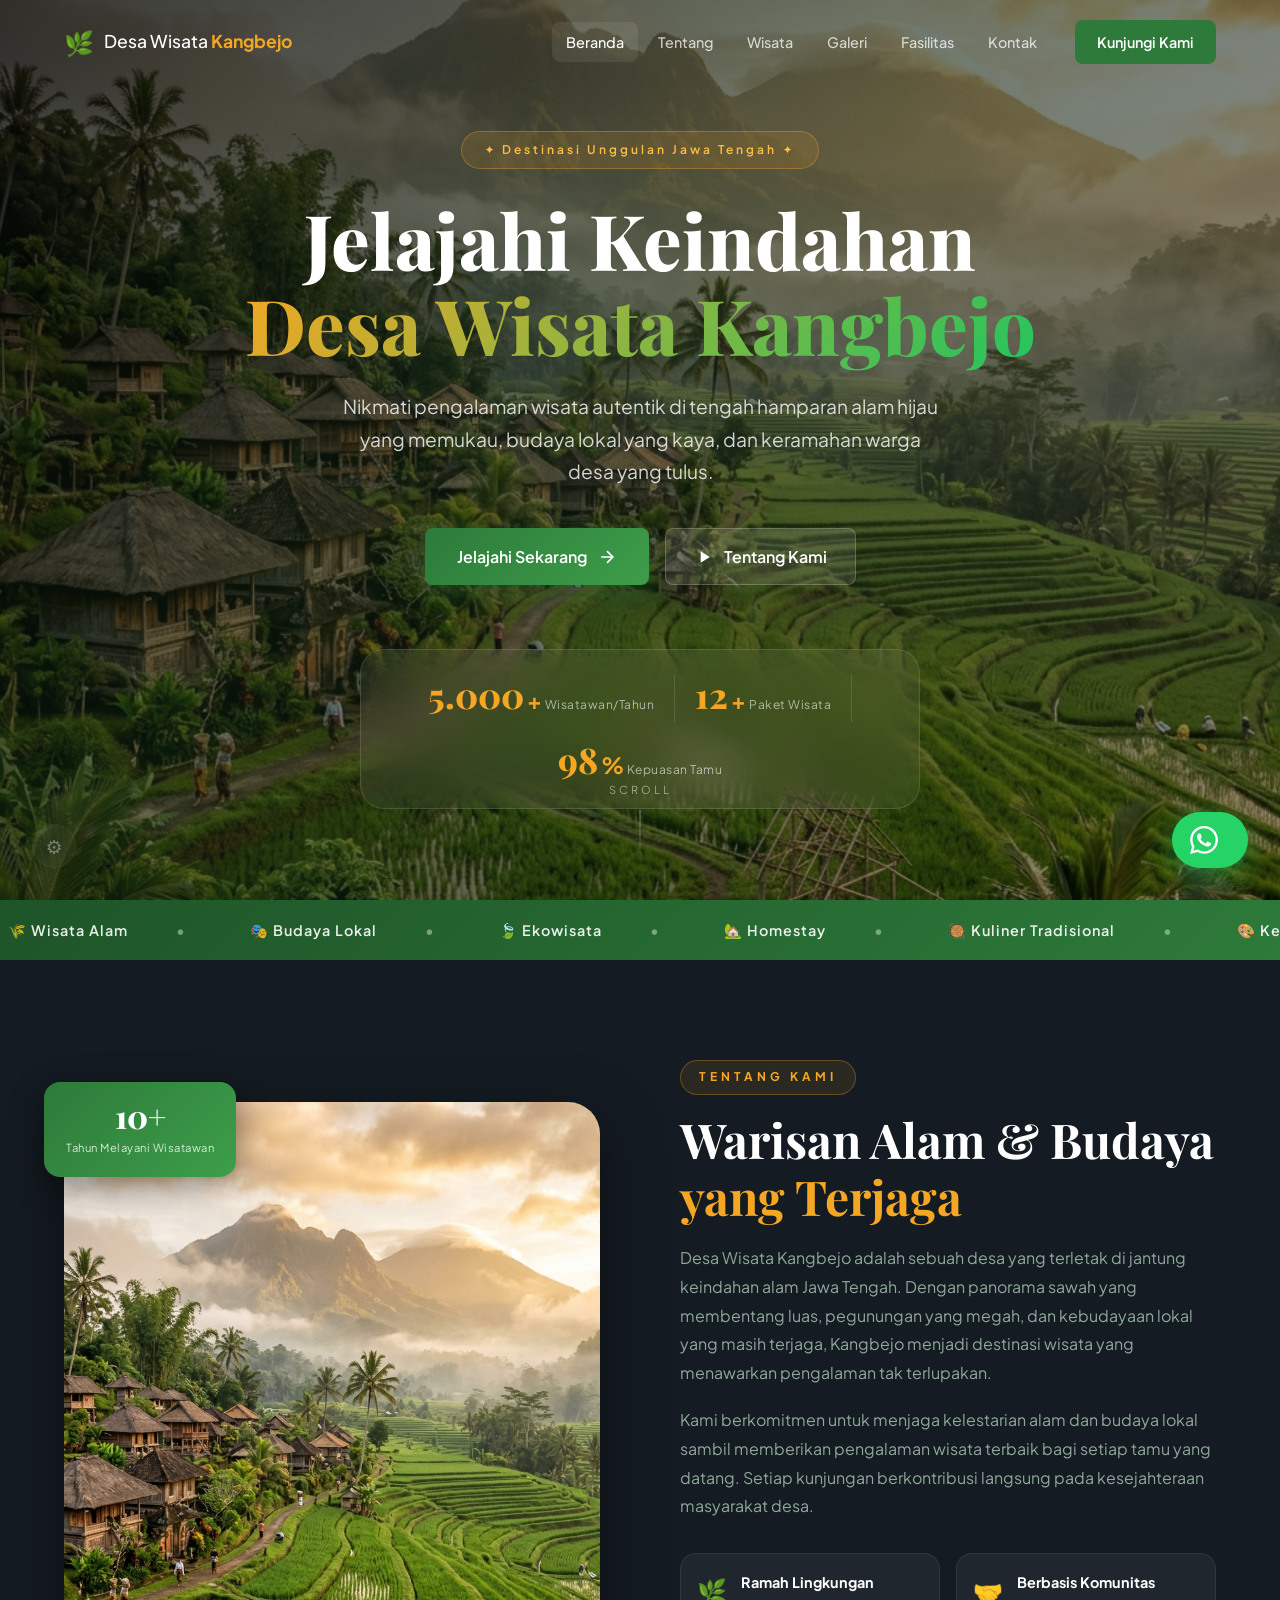
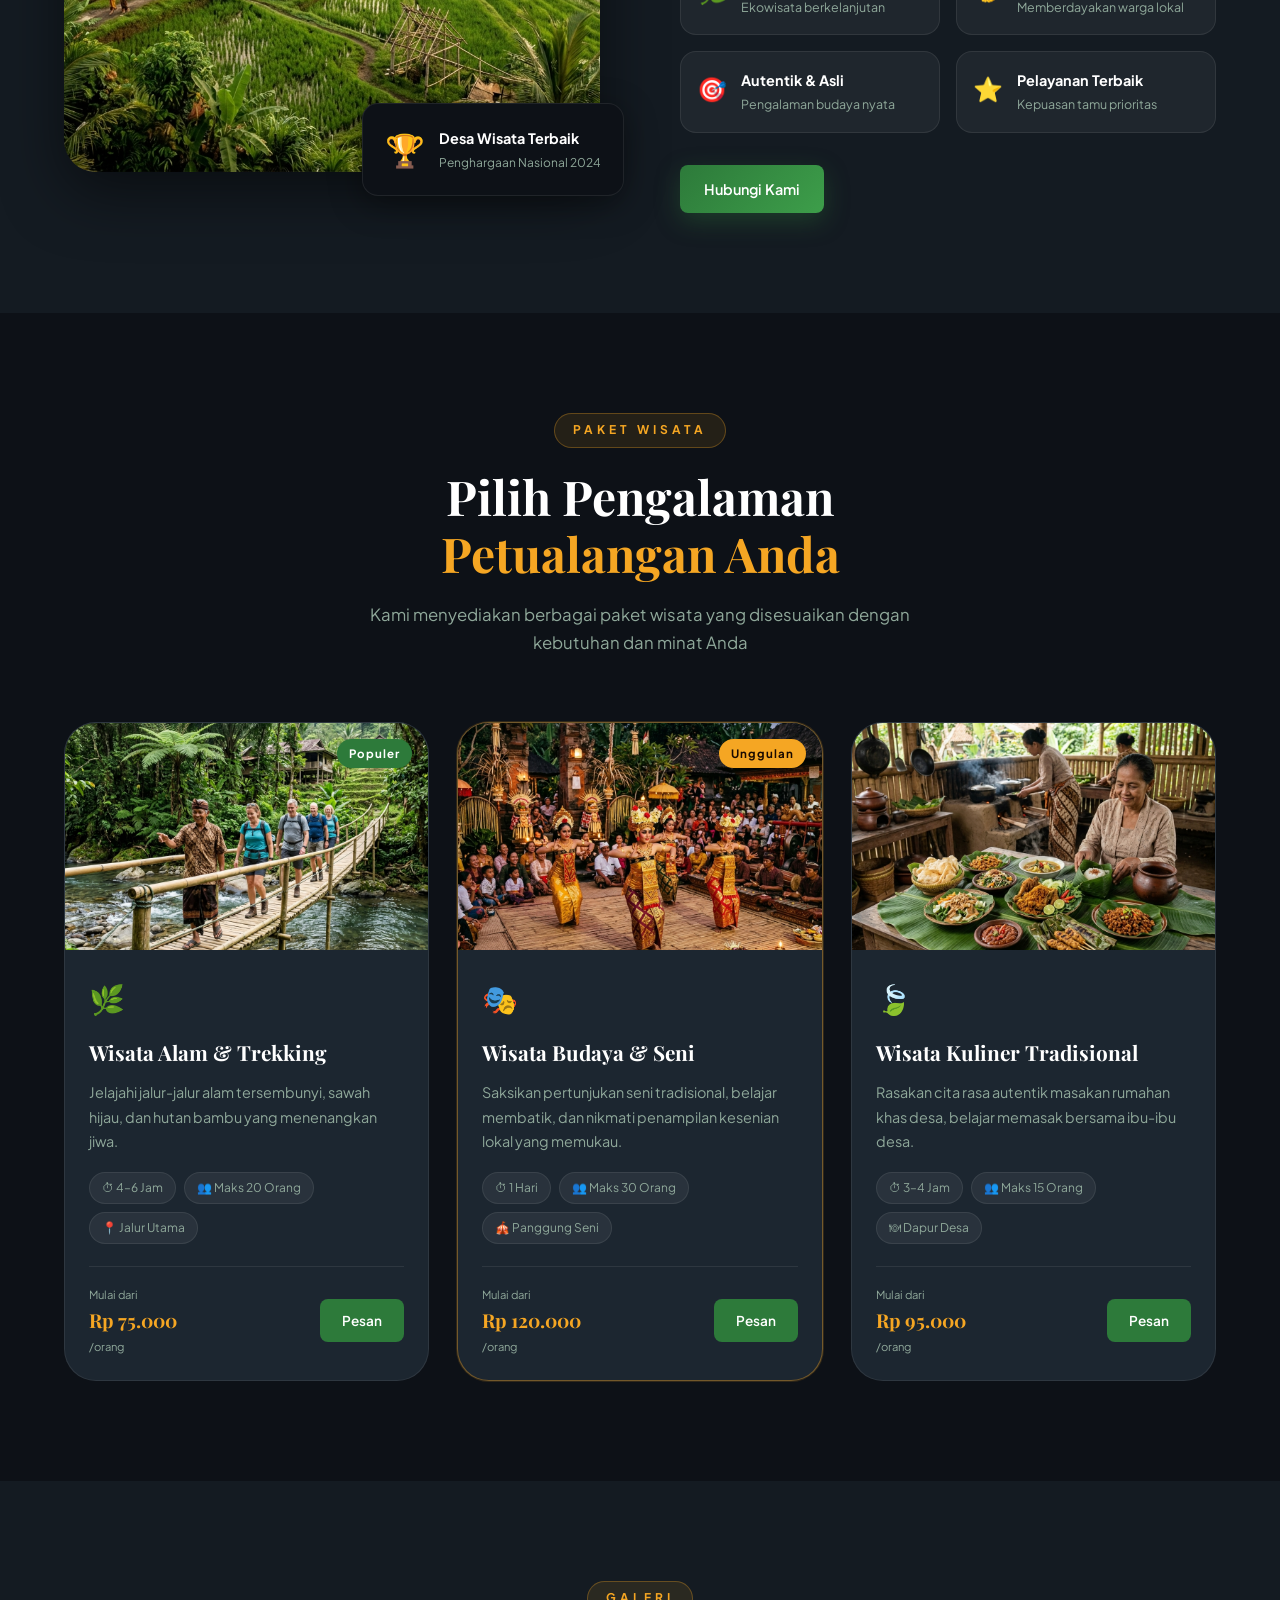
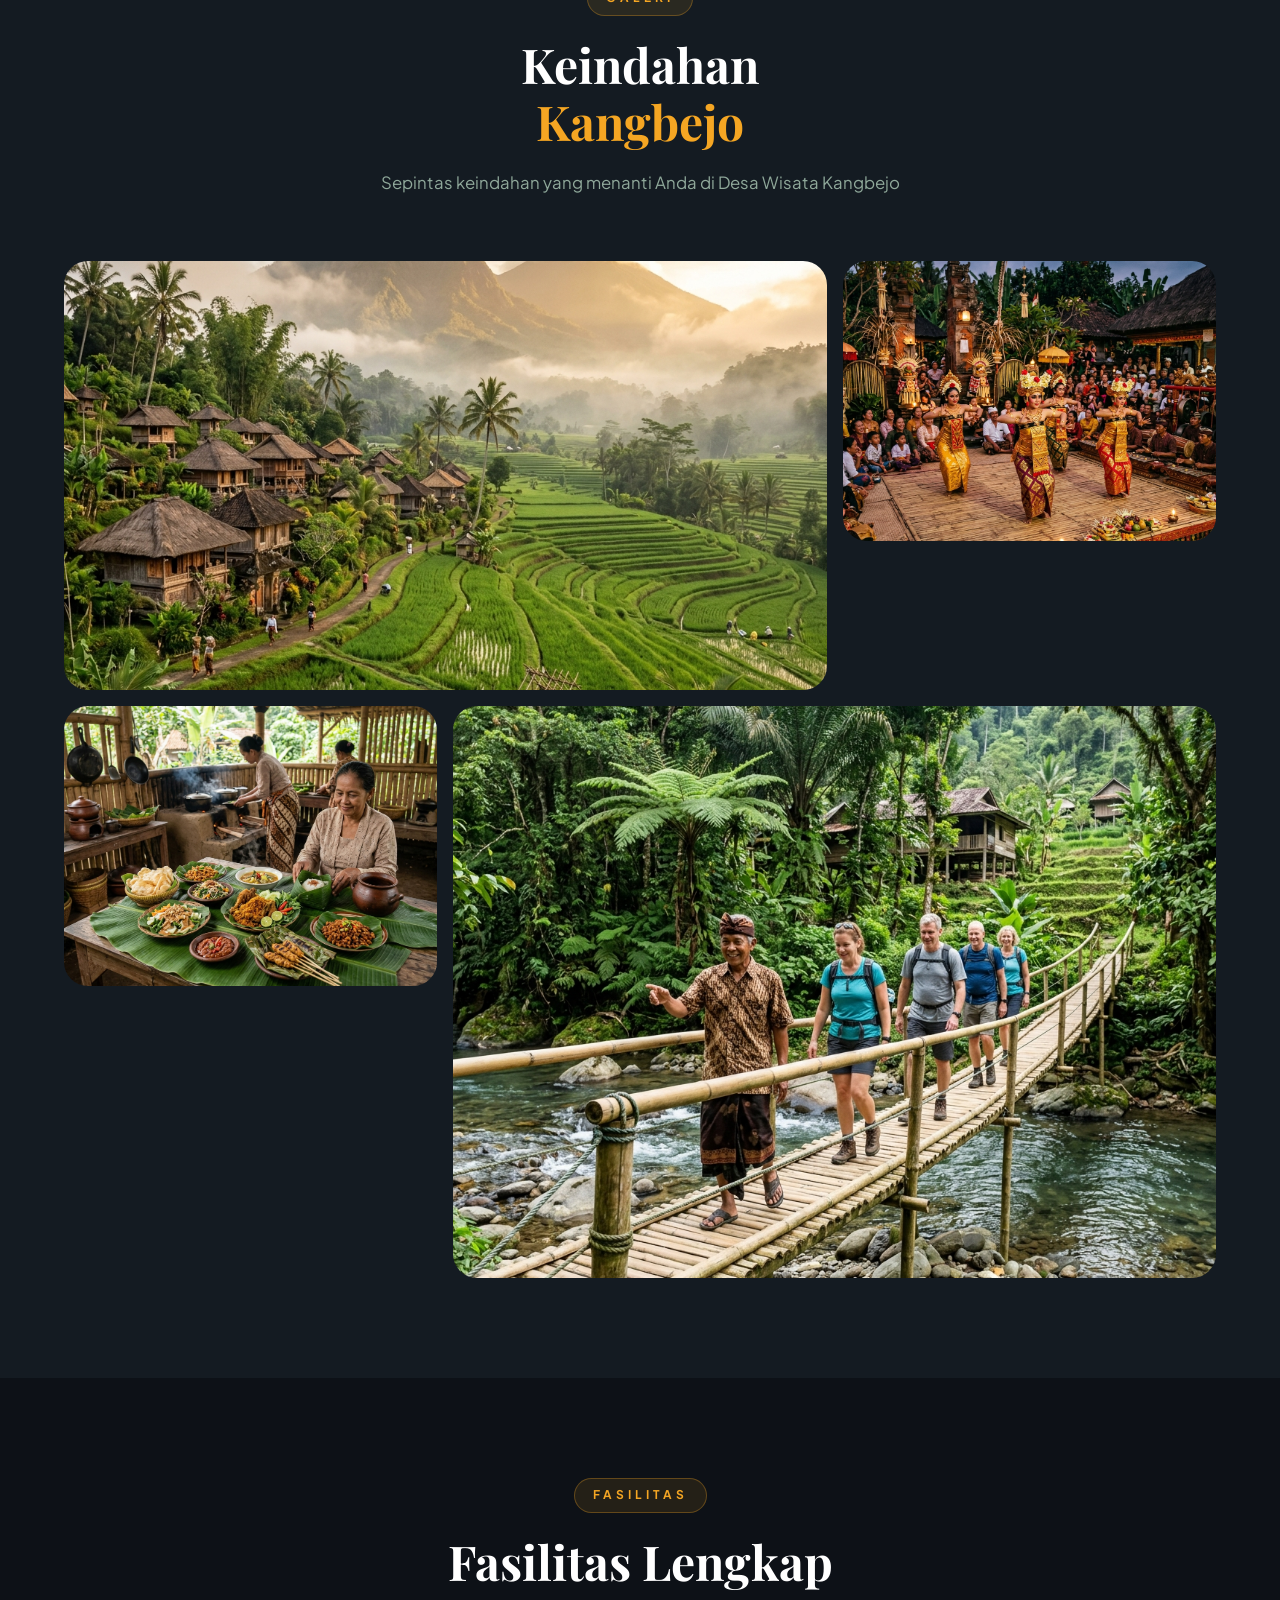
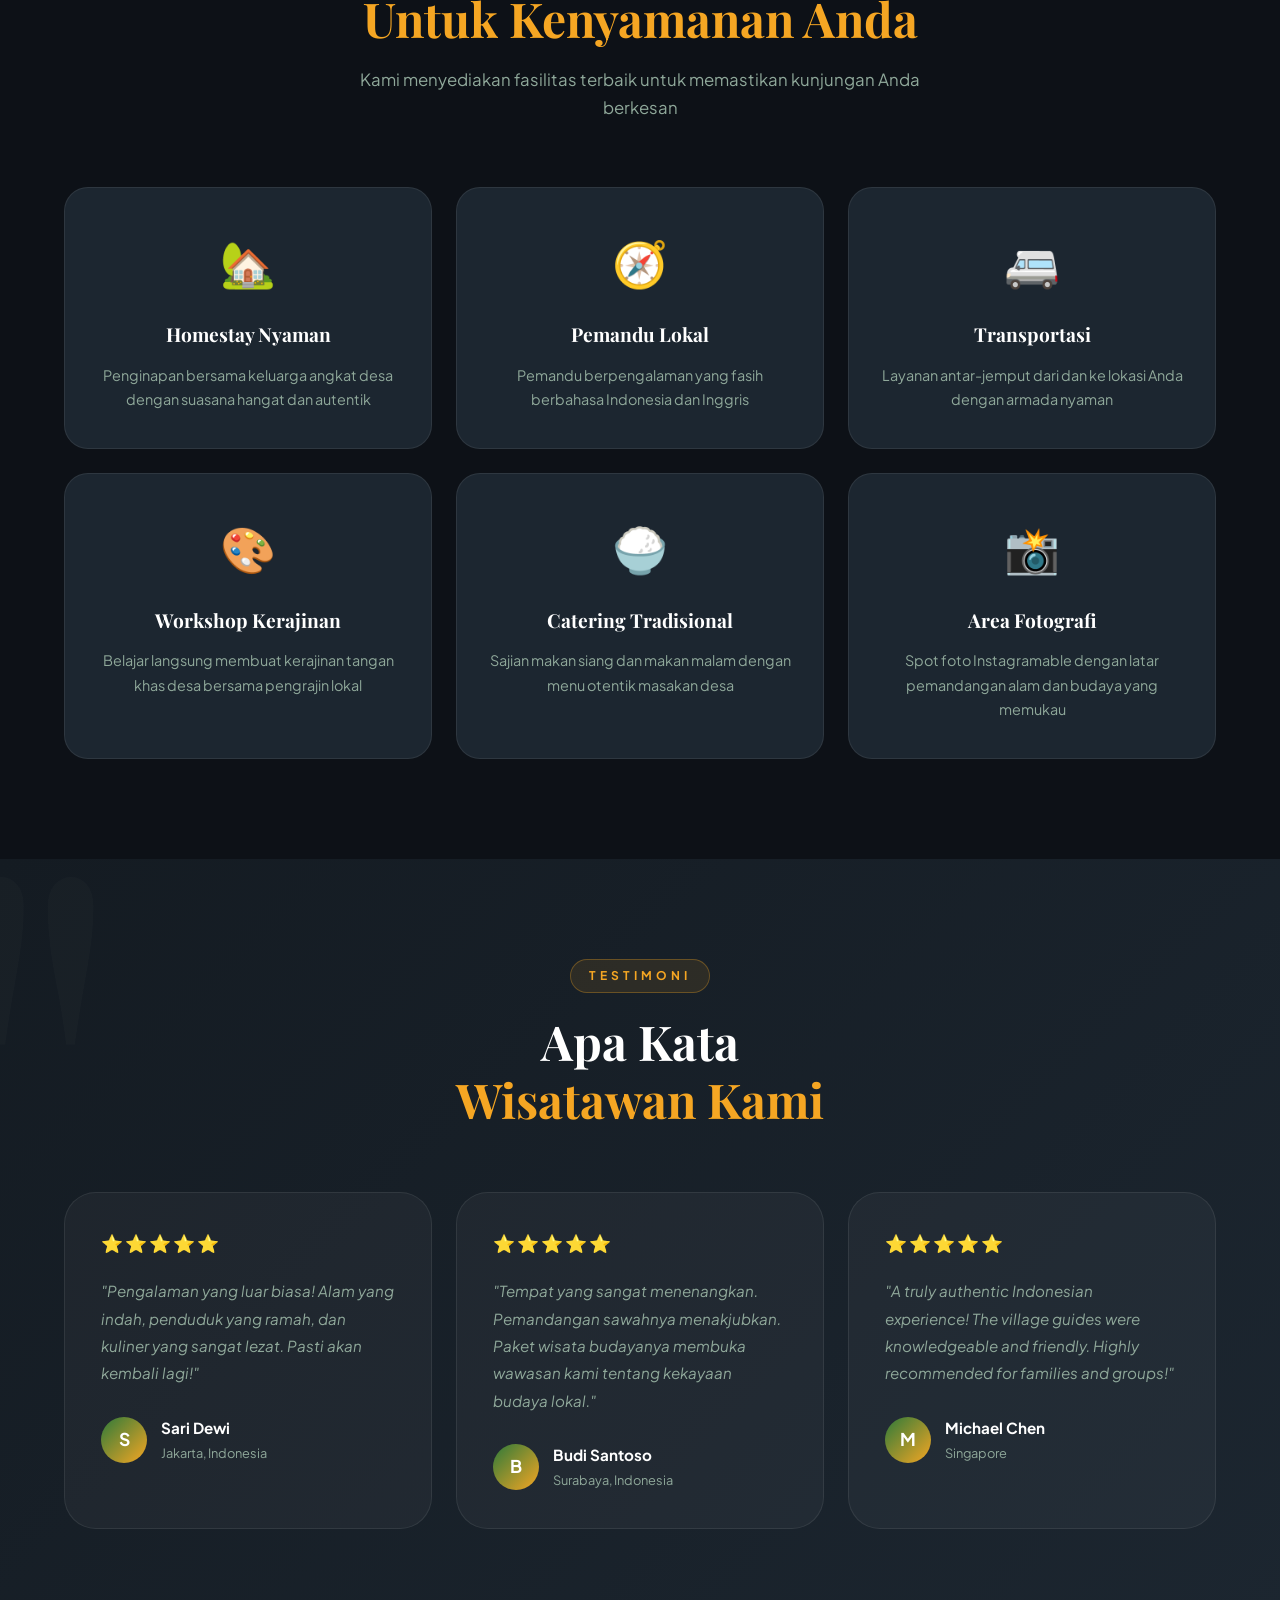
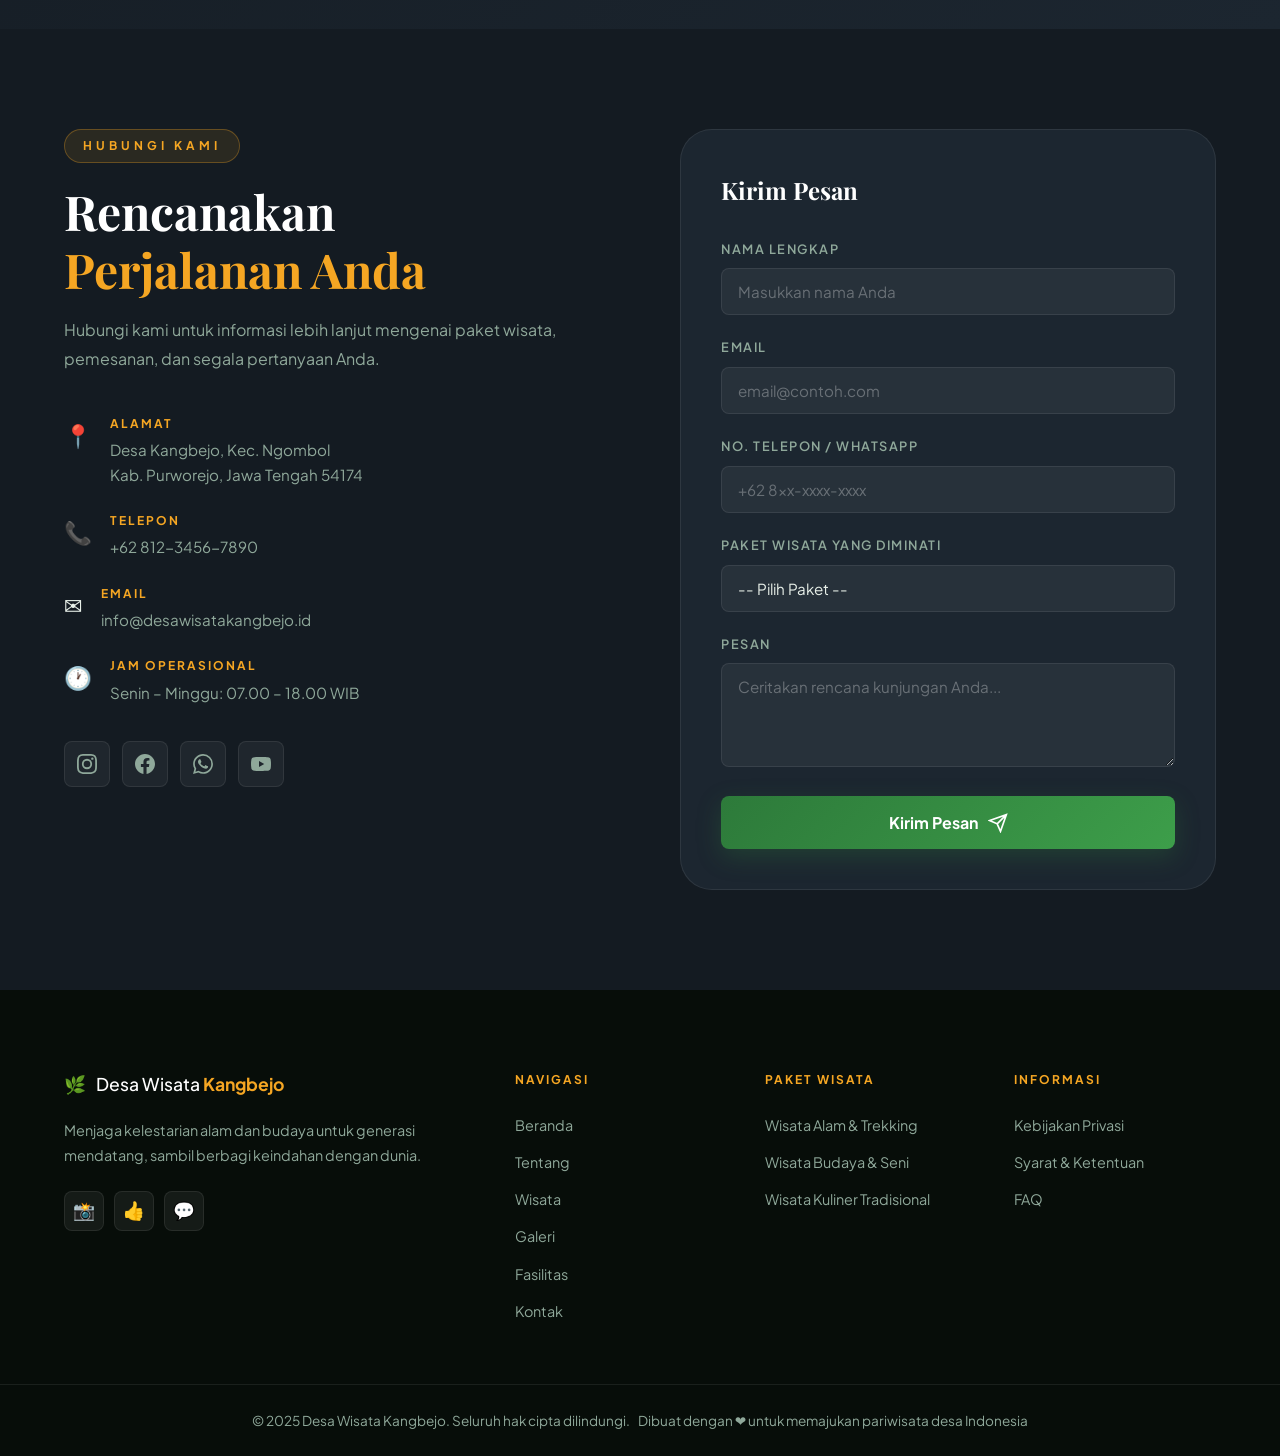
<file: index.html>
<!DOCTYPE html>
<html lang="id">
<head>
  <meta charset="UTF-8" />
  <meta name="viewport" content="width=device-width, initial-scale=1.0" />
  <title id="metaTitle">Desa Wisata Kangbejo – Surga Alam & Budaya Nusantara</title>
  <meta name="description" id="metaDesc" content="Desa Wisata Kangbejo menawarkan pengalaman wisata alam, budaya lokal, kuliner tradisional, dan kerajinan tangan autentik." />
  <link rel="preconnect" href="https://fonts.googleapis.com" />
  <link rel="preconnect" href="https://fonts.gstatic.com" crossorigin />
  <link href="https://fonts.googleapis.com/css2?family=Playfair+Display:wght@400;600;700;800&family=Plus+Jakarta+Sans:wght@300;400;500;600;700&display=swap" rel="stylesheet" />
  <link rel="stylesheet" href="style.css" />
</head>
<body>

  <!-- ===== NAVBAR ===== -->
  <header class="navbar" id="navbar">
    <div class="nav-container">
      <a href="#home" class="nav-logo" id="navLogoLink">
        <span class="logo-icon" id="logoEmoji">🌿</span>
        <span class="logo-text"><span id="logoText">Desa Wisata</span> <strong id="logoBold">Kangbejo</strong></span>
      </a>
      <nav class="nav-links" id="navLinks"><!-- JS rendered --></nav>
      <a href="#kontak" class="nav-cta" id="navCta">Kunjungi Kami</a>
      <button class="nav-hamburger" id="hamburger" aria-label="Toggle menu">
        <span></span><span></span><span></span>
      </button>
    </div>
  </header>

  <!-- ===== HERO ===== -->
  <section class="hero" id="home">
    <div class="hero-bg">
      <img src="hero_village.png" alt="Pemandangan Desa Wisata Kangbejo" class="hero-img" id="heroImg" />
      <div class="hero-overlay"></div>
    </div>
    <div class="hero-particles" id="heroParticles"></div>
    <div class="hero-content">
      <div class="hero-badge" id="heroBadge">✦ Destinasi Unggulan Jawa Tengah ✦</div>
      <h1 class="hero-title">
        <span id="heroTitle">Jelajahi Keindahan</span><br />
        <span class="hero-highlight" id="heroHighlight">Desa Wisata Kangbejo</span>
      </h1>
      <p class="hero-subtitle" id="heroSubtitle">
        Nikmati pengalaman wisata autentik di tengah hamparan alam hijau yang memukau,<br class="hide-mobile" />
        budaya lokal yang kaya, dan keramahan warga desa yang tulus.
      </p>
      <div class="hero-actions" id="heroActions"><!-- JS rendered --></div>
      <div class="hero-stats" id="heroStats"><!-- JS rendered --></div>
    </div>
    <div class="hero-scroll-indicator">
      <span>Scroll</span>
      <div class="scroll-line"></div>
    </div>
  </section>

  <!-- ===== MARQUEE ===== -->
  <div class="marquee-wrapper">
    <div class="marquee-track" id="marqueeTrack">
      <span>🌾 Wisata Alam</span><span>🎭 Budaya Lokal</span><span>🍃 Ekowisata</span>
      <span>🏡 Homestay</span><span>🥘 Kuliner Tradisional</span><span>🎨 Kerajinan Tangan</span>
      <span>🌺 Festival Desa</span><span>🌊 Wisata Air</span>
      <span>🌾 Wisata Alam</span><span>🎭 Budaya Lokal</span><span>🍃 Ekowisata</span>
      <span>🏡 Homestay</span><span>🥘 Kuliner Tradisional</span><span>🎨 Kerajinan Tangan</span>
      <span>🌺 Festival Desa</span><span>🌊 Wisata Air</span>
    </div>
  </div>

  <!-- ===== TENTANG ===== -->
  <section class="section tentang" id="tentang">
    <div class="container">
      <div class="tentang-grid">
        <div class="tentang-visual">
          <div class="tentang-img-main">
            <img src="hero_village.png" alt="Desa Wisata Kangbejo" id="tentangImg" />
          </div>
          <div class="tentang-badge-card">
            <div class="badge-icon" id="tentangBadgeIcon">🏆</div>
            <div>
              <div class="badge-title" id="tentangBadgeTitle">Desa Wisata Terbaik</div>
              <div class="badge-sub" id="tentangBadgeSub">Penghargaan Nasional 2024</div>
            </div>
          </div>
          <div class="tentang-experience">
            <span class="exp-number" id="tentangExpNumber">10+</span>
            <span class="exp-text" id="tentangExpText">Tahun Melayani Wisatawan</span>
          </div>
        </div>
        <div class="tentang-content">
          <div class="section-label" id="tentangLabel">Tentang Kami</div>
          <h2 class="section-title"><span id="tentangTitle">Warisan Alam & Budaya</span><br /><span class="text-accent" id="tentangTitleAccent">yang Terjaga</span></h2>
          <p class="tentang-desc" id="tentangDesc1">Desa Wisata Kangbejo adalah sebuah desa yang terletak di jantung keindahan alam Jawa Tengah. Dengan panorama sawah yang membentang luas, pegunungan yang megah, dan kebudayaan lokal yang masih terjaga, Kangbejo menjadi destinasi wisata yang menawarkan pengalaman tak terlupakan.</p>
          <p class="tentang-desc" id="tentangDesc2">Kami berkomitmen untuk menjaga kelestarian alam dan budaya lokal sambil memberikan pengalaman wisata terbaik bagi setiap tamu yang datang. Setiap kunjungan berkontribusi langsung pada kesejahteraan masyarakat desa.</p>
          <div class="tentang-values" id="tentangValues"><!-- JS rendered --></div>
          <a href="#kontak" class="btn-primary btn-small" id="tentangCta">Hubungi Kami</a>
        </div>
      </div>
    </div>
  </section>

  <!-- ===== WISATA ===== -->
  <section class="section wisata" id="wisata">
    <div class="container">
      <div class="section-header">
        <div class="section-label" id="wisataLabel">Paket Wisata</div>
        <h2 class="section-title"><span id="wisataTitle">Pilih Pengalaman</span><br /><span class="text-accent" id="wisataTitleAccent">Petualangan Anda</span></h2>
        <p class="section-desc" id="wisataDesc">Kami menyediakan berbagai paket wisata yang disesuaikan dengan kebutuhan dan minat Anda</p>
      </div>
      <div class="wisata-grid" id="wisataGrid"><!-- JS rendered --></div>
    </div>
  </section>

  <!-- ===== GALERI ===== -->
  <section class="section galeri" id="galeri">
    <div class="container">
      <div class="section-header">
        <div class="section-label" id="galeriLabel">Galeri</div>
        <h2 class="section-title"><span id="galeriTitle">Keindahan</span><br /><span class="text-accent" id="galeriTitleAccent">Kangbejo</span></h2>
        <p class="section-desc" id="galeriDesc">Sepintas keindahan yang menanti Anda di Desa Wisata Kangbejo</p>
      </div>
      <div class="galeri-grid" id="galeriGrid"><!-- JS rendered --></div>
    </div>
  </section>

  <!-- ===== FASILITAS ===== -->
  <section class="section fasilitas" id="fasilitas">
    <div class="container">
      <div class="section-header">
        <div class="section-label" id="fasilitasLabel">Fasilitas</div>
        <h2 class="section-title"><span id="fasilitasTitle">Fasilitas Lengkap</span><br /><span class="text-accent" id="fasilitasTitleAccent">Untuk Kenyamanan Anda</span></h2>
        <p class="section-desc" id="fasilitasDesc">Kami menyediakan fasilitas terbaik untuk memastikan kunjungan Anda berkesan</p>
      </div>
      <div class="fasilitas-grid" id="fasilitasGrid"><!-- JS rendered --></div>
    </div>
  </section>

  <!-- ===== TESTIMONI ===== -->
  <section class="section testimoni" id="testimoni-sec">
    <div class="container">
      <div class="section-header">
        <div class="section-label" id="testimoniLabel">Testimoni</div>
        <h2 class="section-title"><span id="testimoniTitle">Apa Kata</span><br /><span class="text-accent" id="testimoniTitleAccent">Wisatawan Kami</span></h2>
      </div>
      <div class="testimoni-grid" id="testimoniGrid"><!-- JS rendered --></div>
    </div>
  </section>

  <!-- ===== KONTAK ===== -->
  <section class="section kontak" id="kontak">
    <div class="container">
      <div class="kontak-grid">
        <div class="kontak-info">
          <div class="section-label" id="kontakLabel">Hubungi Kami</div>
          <h2 class="section-title"><span id="kontakTitle">Rencanakan</span><br /><span class="text-accent" id="kontakTitleAccent">Perjalanan Anda</span></h2>
          <p class="kontak-desc" id="kontakDesc">Hubungi kami untuk informasi lebih lanjut mengenai paket wisata, pemesanan, dan segala pertanyaan Anda.</p>
          <div class="kontak-details">
            <div class="kontak-item">
              <div class="kontak-icon">📍</div>
              <div><div class="kontak-label">Alamat</div><div class="kontak-value" id="kontakAlamat">Desa Kangbejo, Kec. Ngombol<br />Kab. Purworejo, Jawa Tengah 54174</div></div>
            </div>
            <div class="kontak-item">
              <div class="kontak-icon">📞</div>
              <div><div class="kontak-label">Telepon</div><div class="kontak-value" id="kontakTelepon">+62 812-3456-7890</div></div>
            </div>
            <div class="kontak-item">
              <div class="kontak-icon">✉️</div>
              <div><div class="kontak-label">Email</div><div class="kontak-value" id="kontakEmail">info@desawisatakangbejo.id</div></div>
            </div>
            <div class="kontak-item">
              <div class="kontak-icon">🕐</div>
              <div><div class="kontak-label">Jam Operasional</div><div class="kontak-value" id="kontakJam">Senin – Minggu: 07.00 – 18.00 WIB</div></div>
            </div>
          </div>
          <div class="kontak-sosmed" id="kontakSosmed"><!-- JS rendered --></div>
        </div>
        <div class="kontak-form-wrapper">
          <form class="kontak-form" id="contactForm">
            <h3 class="form-title">Kirim Pesan</h3>
            <div class="form-group"><label for="name">Nama Lengkap</label><input type="text" id="name" placeholder="Masukkan nama Anda" required /></div>
            <div class="form-group"><label for="email">Email</label><input type="email" id="email" placeholder="email@contoh.com" required /></div>
            <div class="form-group"><label for="phone">No. Telepon / WhatsApp</label><input type="tel" id="phone" placeholder="+62 8xx-xxxx-xxxx" /></div>
            <div class="form-group">
              <label for="paket">Paket Wisata yang Diminati</label>
              <select id="paket">
                <option value="">-- Pilih Paket --</option>
                <option value="alam">Wisata Alam & Trekking</option>
                <option value="budaya">Wisata Budaya & Seni</option>
                <option value="kuliner">Wisata Kuliner Tradisional</option>
                <option value="custom">Paket Custom / Rombongan</option>
              </select>
            </div>
            <div class="form-group"><label for="pesan">Pesan</label><textarea id="pesan" rows="4" placeholder="Ceritakan rencana kunjungan Anda..."></textarea></div>
            <button type="submit" class="btn-submit" id="submit-btn">
              <span>Kirim Pesan</span>
              <svg width="20" height="20" viewBox="0 0 24 24" fill="none" stroke="currentColor" stroke-width="2"><path d="M22 2L11 13M22 2l-7 20-4-9-9-4 20-7z"/></svg>
            </button>
            <div class="form-success" id="formSuccess">✅ Pesan berhasil dikirim! Kami akan segera menghubungi Anda.</div>
          </form>
        </div>
      </div>
    </div>
  </section>

  <!-- ===== FOOTER ===== -->
  <footer class="footer">
    <div class="footer-top">
      <div class="container">
        <div class="footer-grid">
          <div class="footer-brand">
            <div class="footer-logo">
              <span id="footerLogoEmoji">🌿</span>
              <span><span id="footerLogoText">Desa Wisata</span> <strong id="footerLogoBold">Kangbejo</strong></span>
            </div>
            <p class="footer-tagline" id="footerTagline">Menjaga kelestarian alam dan budaya untuk generasi mendatang, sambil berbagi keindahan dengan dunia.</p>
            <div class="footer-sosmed" id="footerSosmed">
              <a href="#" aria-label="Instagram">📸</a>
              <a href="#" aria-label="Facebook">👍</a>
              <a href="#" aria-label="WhatsApp">💬</a>
            </div>
          </div>
          <div class="footer-col">
            <h4 class="footer-heading">Navigasi</h4>
            <ul class="footer-links" id="footerNav"><!-- JS rendered --></ul>
          </div>
          <div class="footer-col">
            <h4 class="footer-heading">Paket Wisata</h4>
            <ul class="footer-links" id="footerPaket"><!-- JS rendered --></ul>
          </div>
          <div class="footer-col">
            <h4 class="footer-heading">Informasi</h4>
            <ul class="footer-links">
              <li><a href="#">Kebijakan Privasi</a></li>
              <li><a href="#">Syarat & Ketentuan</a></li>
              <li><a href="#">FAQ</a></li>
            </ul>
          </div>
        </div>
      </div>
    </div>
    <div class="footer-bottom">
      <div class="container">
        <p id="footerCopyright">© 2025 Desa Wisata Kangbejo. Seluruh hak cipta dilindungi.</p>
        <p id="footerCredit">Dibuat dengan ❤️ untuk memajukan pariwisata desa Indonesia</p>
      </div>
    </div>
  </footer>

  <!-- WhatsApp Float Button -->
  <a href="https://wa.me/6281234567890" class="wa-float" id="wa-float-btn" target="_blank" aria-label="Chat WhatsApp">
    <svg viewBox="0 0 24 24" fill="currentColor" width="28" height="28"><path d="M17.472 14.382c-.297-.149-1.758-.867-2.03-.967-.273-.099-.471-.148-.67.15-.197.297-.767.966-.94 1.164-.173.199-.347.223-.644.075-.297-.15-1.255-.463-2.39-1.475-.883-.788-1.48-1.761-1.653-2.059-.173-.297-.018-.458.13-.606.134-.133.298-.347.446-.52.149-.174.198-.298.298-.497.099-.198.05-.371-.025-.52-.075-.149-.669-1.612-.916-2.207-.242-.579-.487-.5-.669-.51-.173-.008-.371-.01-.57-.01-.198 0-.52.074-.792.372-.272.297-1.04 1.016-1.04 2.479 0 1.462 1.065 2.875 1.213 3.074.149.198 2.096 3.2 5.077 4.487.709.306 1.262.489 1.694.625.712.227 1.36.195 1.871.118.571-.085 1.758-.719 2.006-1.413.248-.694.248-1.289.173-1.413-.074-.124-.272-.198-.57-.347m-5.421 7.403h-.004a9.87 9.87 0 01-5.031-1.378l-.361-.214-3.741.982.998-3.648-.235-.374a9.86 9.86 0 01-1.51-5.26c.001-5.45 4.436-9.884 9.888-9.884 2.64 0 5.122 1.03 6.988 2.898a9.825 9.825 0 012.893 6.994c-.003 5.45-4.437 9.884-9.885 9.884m8.413-18.297A11.815 11.815 0 0012.05 0C5.495 0 .16 5.335.157 11.892c0 2.096.547 4.142 1.588 5.945L.057 24l6.305-1.654a11.882 11.882 0 005.683 1.448h.005c6.554 0 11.89-5.335 11.893-11.893a11.821 11.821 0 00-3.48-8.413z"/></svg>
    <span class="wa-tooltip">Chat WhatsApp</span>
  </a>

  <!-- Admin shortcut -->
  <a href="admin/" class="admin-btn" title="Panel Admin">⚙️</a>

  <script src="site-data.js"></script>
  <script src="script.js"></script>
</body>
</html>
</file>
<file: style.css>
/* ============================================================
   DESA WISATA KANGBEJO — STYLESHEET
   ============================================================ */

/* ── Google Fonts & Root Tokens ── */
:root {
  --color-primary: #2d7a3a;
  --color-primary-light: #3d9e4a;
  --color-primary-dark: #1e5428;
  --color-accent: #f5a623;
  --color-accent-light: #fbbf47;
  --color-bg: #0d1117;
  --color-bg-2: #141b22;
  --color-bg-3: #1c2630;
  --color-surface: #1e2d20;
  --color-text: #e8f0e9;
  --color-text-muted: #8fa89a;
  --color-border: rgba(255, 255, 255, 0.08);
  --color-glass: rgba(255, 255, 255, 0.05);
  --font-heading: 'Playfair Display', Georgia, serif;
  --font-body: 'Plus Jakarta Sans', system-ui, sans-serif;
  --radius-sm: 8px;
  --radius-md: 16px;
  --radius-lg: 24px;
  --radius-xl: 32px;
  --shadow-sm: 0 2px 8px rgba(0,0,0,0.3);
  --shadow-md: 0 8px 32px rgba(0,0,0,0.4);
  --shadow-lg: 0 20px 60px rgba(0,0,0,0.5);
  --transition: 0.3s cubic-bezier(0.4, 0, 0.2, 1);
}

/* ── Reset ── */
*, *::before, *::after { box-sizing: border-box; margin: 0; padding: 0; }
html { scroll-behavior: smooth; font-size: 16px; }
body {
  font-family: var(--font-body);
  background: var(--color-bg);
  color: var(--color-text);
  line-height: 1.7;
  overflow-x: hidden;
}
img { display: block; max-width: 100%; height: auto; }
a { text-decoration: none; color: inherit; }
ul { list-style: none; }
button { cursor: pointer; font-family: inherit; border: none; }

/* ── Container ── */
.container { max-width: 1200px; margin: 0 auto; padding: 0 24px; }

/* ── Section Base ── */
.section { padding: 100px 0; }
.section-header { text-align: center; margin-bottom: 64px; }
.section-label {
  display: inline-block;
  font-size: 12px;
  font-weight: 700;
  letter-spacing: 4px;
  text-transform: uppercase;
  color: var(--color-accent);
  background: rgba(245, 166, 35, 0.1);
  border: 1px solid rgba(245, 166, 35, 0.3);
  border-radius: 100px;
  padding: 6px 18px;
  margin-bottom: 20px;
}
.section-title {
  font-family: var(--font-heading);
  font-size: clamp(2rem, 4vw, 3rem);
  font-weight: 700;
  line-height: 1.2;
  color: #fff;
  margin-bottom: 18px;
}
.text-accent { color: var(--color-accent); }
.section-desc {
  font-size: 1.05rem;
  color: var(--color-text-muted);
  max-width: 560px;
  margin: 0 auto;
}

/* ============================================================
   NAVBAR
   ============================================================ */
.navbar {
  position: fixed;
  top: 0;
  left: 0;
  right: 0;
  z-index: 1000;
  padding: 20px 0;
  transition: var(--transition);
}
.navbar.scrolled {
  background: rgba(13, 17, 23, 0.92);
  backdrop-filter: blur(20px);
  -webkit-backdrop-filter: blur(20px);
  border-bottom: 1px solid var(--color-border);
  padding: 14px 0;
  box-shadow: var(--shadow-md);
}
.nav-container {
  max-width: 1200px;
  margin: 0 auto;
  padding: 0 24px;
  display: flex;
  align-items: center;
  gap: 24px;
}
.nav-logo {
  display: flex;
  align-items: center;
  gap: 10px;
  font-size: 1.1rem;
  font-weight: 500;
  color: #fff;
  white-space: nowrap;
}
.nav-logo strong { color: var(--color-accent); }
.logo-icon { font-size: 1.5rem; }
.nav-links {
  display: flex;
  align-items: center;
  gap: 6px;
  margin-left: auto;
}
.nav-link {
  font-size: 0.9rem;
  font-weight: 500;
  color: rgba(255,255,255,0.75);
  padding: 8px 14px;
  border-radius: var(--radius-sm);
  transition: var(--transition);
}
.nav-link:hover, .nav-link.active {
  color: #fff;
  background: rgba(255,255,255,0.08);
}
.nav-cta {
  padding: 10px 22px;
  background: var(--color-primary);
  color: #fff;
  font-size: 0.9rem;
  font-weight: 600;
  border-radius: var(--radius-sm);
  transition: var(--transition);
  white-space: nowrap;
}
.nav-cta:hover {
  background: var(--color-primary-light);
  transform: translateY(-1px);
  box-shadow: 0 6px 20px rgba(45, 122, 58, 0.4);
}
.nav-hamburger {
  display: none;
  flex-direction: column;
  gap: 5px;
  background: transparent;
  padding: 8px;
  border-radius: var(--radius-sm);
}
.nav-hamburger span {
  display: block;
  width: 24px;
  height: 2px;
  background: #fff;
  border-radius: 4px;
  transition: var(--transition);
}

/* ============================================================
   HERO
   ============================================================ */
.hero {
  position: relative;
  min-height: 100vh;
  display: flex;
  align-items: center;
  justify-content: center;
  overflow: hidden;
}
.hero-bg {
  position: absolute;
  inset: 0;
  z-index: 0;
}
.hero-img {
  width: 100%;
  height: 100%;
  object-fit: cover;
  object-position: center;
  transform: scale(1.05);
  animation: heroZoom 20s ease-in-out infinite alternate;
}
@keyframes heroZoom {
  0%   { transform: scale(1.05) translateX(0); }
  100% { transform: scale(1.12) translateX(-2%); }
}
.hero-overlay {
  position: absolute;
  inset: 0;
  background: linear-gradient(
    135deg,
    rgba(0,0,0,0.75) 0%,
    rgba(13,30,15,0.6) 40%,
    rgba(0,0,0,0.4) 100%
  );
}
.hero-particles {
  position: absolute;
  inset: 0;
  z-index: 1;
  pointer-events: none;
}
.particle {
  position: absolute;
  border-radius: 50%;
  background: rgba(245, 166, 35, 0.3);
  animation: floatParticle linear infinite;
}
@keyframes floatParticle {
  0%   { transform: translateY(0) scale(1); opacity: 0.7; }
  100% { transform: translateY(-100vh) scale(0.3); opacity: 0; }
}
.hero-content {
  position: relative;
  z-index: 2;
  text-align: center;
  padding: 120px 24px 80px;
  max-width: 900px;
}
.hero-badge {
  display: inline-block;
  font-size: 12px;
  font-weight: 600;
  letter-spacing: 3px;
  color: var(--color-accent-light);
  background: rgba(245, 166, 35, 0.12);
  border: 1px solid rgba(245, 166, 35, 0.35);
  border-radius: 100px;
  padding: 8px 22px;
  margin-bottom: 28px;
  animation: fadeInDown 0.8s ease both;
}
.hero-title {
  font-family: var(--font-heading);
  font-size: clamp(2.5rem, 6vw, 5rem);
  font-weight: 800;
  line-height: 1.1;
  color: #fff;
  margin-bottom: 24px;
  animation: fadeInDown 0.8s 0.15s ease both;
}
.hero-highlight {
  background: linear-gradient(135deg, var(--color-accent), #22c55e);
  -webkit-background-clip: text;
  background-clip: text;
  -webkit-text-fill-color: transparent;
}
.hero-subtitle {
  font-size: clamp(1rem, 2vw, 1.2rem);
  color: rgba(255,255,255, 0.8);
  max-width: 600px;
  margin: 0 auto 40px;
  animation: fadeInDown 0.8s 0.3s ease both;
}
.hero-actions {
  display: flex;
  align-items: center;
  justify-content: center;
  gap: 16px;
  margin-bottom: 64px;
  animation: fadeInDown 0.8s 0.45s ease both;
  flex-wrap: wrap;
}
.btn-primary {
  display: inline-flex;
  align-items: center;
  gap: 10px;
  padding: 15px 32px;
  background: linear-gradient(135deg, var(--color-primary), var(--color-primary-light));
  color: #fff;
  font-size: 1rem;
  font-weight: 600;
  border-radius: var(--radius-sm);
  transition: var(--transition);
  box-shadow: 0 8px 24px rgba(45, 122, 58, 0.35);
}
.btn-primary:hover {
  transform: translateY(-3px);
  box-shadow: 0 14px 36px rgba(45, 122, 58, 0.5);
  background: linear-gradient(135deg, var(--color-primary-light), #5cbf68);
}
.btn-secondary {
  display: inline-flex;
  align-items: center;
  gap: 10px;
  padding: 14px 28px;
  background: rgba(255,255,255,0.1);
  color: #fff;
  font-size: 1rem;
  font-weight: 600;
  border-radius: var(--radius-sm);
  border: 1px solid rgba(255,255,255,0.2);
  backdrop-filter: blur(10px);
  transition: var(--transition);
}
.btn-secondary:hover {
  background: rgba(255,255,255,0.18);
  transform: translateY(-2px);
}
.btn-small { padding: 12px 24px; font-size: 0.9rem; }
.hero-stats {
  display: flex;
  align-items: center;
  justify-content: center;
  gap: 0;
  background: rgba(255,255,255,0.06);
  backdrop-filter: blur(20px);
  border: 1px solid rgba(255,255,255,0.12);
  border-radius: var(--radius-lg);
  padding: 24px 40px;
  animation: fadeInUp 0.8s 0.6s ease both;
  flex-wrap: wrap;
  gap: 20px;
  max-width: 560px;
  margin: 0 auto;
}
.stat-item { text-align: center; }
.stat-number {
  font-family: var(--font-heading);
  font-size: 2.2rem;
  font-weight: 800;
  color: var(--color-accent);
  line-height: 1;
}
.stat-plus { font-size: 1.4rem; font-weight: 700; color: var(--color-accent); }
.stat-label { font-size: 0.75rem; color: rgba(255,255,255,0.6); margin-top: 4px; letter-spacing: 0.5px; }
.stat-divider {
  width: 1px;
  height: 48px;
  background: rgba(255,255,255,0.12);
}
.hero-scroll-indicator {
  position: absolute;
  bottom: 40px;
  left: 50%;
  transform: translateX(-50%);
  z-index: 3;
  display: flex;
  flex-direction: column;
  align-items: center;
  gap: 10px;
  font-size: 11px;
  letter-spacing: 3px;
  color: rgba(255,255,255,0.5);
  text-transform: uppercase;
}
.scroll-line {
  width: 1px;
  height: 50px;
  background: linear-gradient(to bottom, rgba(255,255,255,0.5), transparent);
  animation: scrollLine 2s ease infinite;
}
@keyframes scrollLine {
  0%   { opacity: 1; height: 50px; }
  100% { opacity: 0; height: 20px; }
}

/* ============================================================
   MARQUEE
   ============================================================ */
.marquee-wrapper {
  background: linear-gradient(135deg, var(--color-primary-dark), var(--color-primary));
  padding: 18px 0;
  overflow: hidden;
}
.marquee-track {
  display: flex;
  gap: 48px;
  white-space: nowrap;
  animation: marqueeScroll 25s linear infinite;
  width: max-content;
}
.marquee-track span {
  font-size: 0.9rem;
  font-weight: 600;
  letter-spacing: 1px;
  color: rgba(255,255,255,0.9);
  padding: 0 8px;
}
.marquee-track span::after {
  content: '•';
  margin-left: 48px;
  color: rgba(255,255,255,0.4);
}
.marquee-track span:last-child::after { content: ''; }
@keyframes marqueeScroll {
  0%   { transform: translateX(0); }
  100% { transform: translateX(-50%); }
}

/* ============================================================
   TENTANG
   ============================================================ */
.tentang { background: var(--color-bg-2); }
.tentang-grid {
  display: grid;
  grid-template-columns: 1fr 1fr;
  gap: 80px;
  align-items: center;
}
.tentang-visual { position: relative; }
.tentang-img-main {
  border-radius: var(--radius-xl);
  overflow: hidden;
  box-shadow: var(--shadow-lg);
  aspect-ratio: 4/5;
}
.tentang-img-main img {
  width: 100%;
  height: 100%;
  object-fit: cover;
  transition: transform 0.6s ease;
}
.tentang-img-main:hover img { transform: scale(1.05); }
.tentang-badge-card {
  position: absolute;
  bottom: -24px;
  right: -24px;
  display: flex;
  align-items: center;
  gap: 14px;
  background: var(--color-bg);
  border: 1px solid var(--color-border);
  border-radius: var(--radius-md);
  padding: 18px 22px;
  box-shadow: var(--shadow-md);
  animation: float 4s ease-in-out infinite;
}
.badge-icon { font-size: 2rem; }
.badge-title { font-size: 0.9rem; font-weight: 700; color: #fff; }
.badge-sub { font-size: 0.75rem; color: var(--color-text-muted); margin-top: 2px; }
.tentang-experience {
  position: absolute;
  top: -20px;
  left: -20px;
  background: linear-gradient(135deg, var(--color-primary), var(--color-primary-light));
  border-radius: var(--radius-md);
  padding: 18px 22px;
  text-align: center;
  box-shadow: var(--shadow-md);
}
.exp-number { display: block; font-family: var(--font-heading); font-size: 2rem; font-weight: 800; color: #fff; line-height: 1; }
.exp-text { font-size: 0.7rem; color: rgba(255,255,255,0.8); letter-spacing: 0.5px; margin-top: 4px; }
.tentang-content .section-label { margin-bottom: 16px; }
.tentang-desc {
  font-size: 1rem;
  color: var(--color-text-muted);
  margin-bottom: 18px;
  line-height: 1.8;
}
.tentang-values {
  display: grid;
  grid-template-columns: 1fr 1fr;
  gap: 16px;
  margin: 32px 0;
}
.value-item {
  display: flex;
  align-items: flex-start;
  gap: 14px;
  background: var(--color-glass);
  border: 1px solid var(--color-border);
  border-radius: var(--radius-md);
  padding: 16px;
  transition: var(--transition);
}
.value-item:hover {
  background: rgba(45, 122, 58, 0.12);
  border-color: rgba(45, 122, 58, 0.4);
  transform: translateY(-2px);
}
.value-icon { font-size: 1.5rem; flex-shrink: 0; }
.value-title { font-size: 0.9rem; font-weight: 700; color: #fff; margin-bottom: 2px; }
.value-desc { font-size: 0.78rem; color: var(--color-text-muted); }

/* ============================================================
   WISATA / PAKET
   ============================================================ */
.wisata { background: var(--color-bg); }
.wisata-grid {
  display: grid;
  grid-template-columns: repeat(3, 1fr);
  gap: 28px;
}
.wisata-card {
  background: var(--color-bg-3);
  border: 1px solid var(--color-border);
  border-radius: var(--radius-xl);
  overflow: hidden;
  transition: var(--transition);
  display: flex;
  flex-direction: column;
}
.wisata-card:hover {
  transform: translateY(-8px);
  border-color: rgba(45, 122, 58, 0.5);
  box-shadow: 0 24px 60px rgba(0,0,0,0.5);
}
.wisata-card.featured {
  border-color: rgba(245, 166, 35, 0.4);
  box-shadow: 0 0 0 1px rgba(245, 166, 35, 0.15);
}
.wisata-card-img {
  position: relative;
  aspect-ratio: 16/10;
  overflow: hidden;
}
.wisata-card-img img {
  width: 100%;
  height: 100%;
  object-fit: cover;
  transition: transform 0.5s ease;
}
.wisata-card:hover .wisata-card-img img { transform: scale(1.08); }
.wisata-card-badge {
  position: absolute;
  top: 16px;
  right: 16px;
  background: var(--color-primary);
  color: #fff;
  font-size: 0.72rem;
  font-weight: 700;
  letter-spacing: 1px;
  padding: 5px 12px;
  border-radius: 100px;
}
.badge-gold { background: var(--color-accent); color: #1a0a00; }
.wisata-card-content { padding: 24px; display: flex; flex-direction: column; flex: 1; }
.wisata-card-icon { font-size: 1.8rem; margin-bottom: 12px; }
.wisata-card-title { font-family: var(--font-heading); font-size: 1.3rem; font-weight: 700; color: #fff; margin-bottom: 10px; }
.wisata-card-desc { font-size: 0.9rem; color: var(--color-text-muted); line-height: 1.7; margin-bottom: 18px; flex: 1; }
.wisata-card-info {
  display: flex;
  flex-wrap: wrap;
  gap: 8px;
  margin-bottom: 22px;
}
.wisata-card-info span {
  font-size: 0.75rem;
  color: var(--color-text-muted);
  background: rgba(255,255,255,0.06);
  border-radius: 100px;
  padding: 5px 12px;
  border: 1px solid var(--color-border);
}
.wisata-card-footer {
  display: flex;
  align-items: center;
  justify-content: space-between;
  margin-top: auto;
  border-top: 1px solid var(--color-border);
  padding-top: 18px;
}
.wisata-price { display: flex; flex-direction: column; }
.price-from { font-size: 0.7rem; color: var(--color-text-muted); }
.price-amount { font-family: var(--font-heading); font-size: 1.2rem; font-weight: 700; color: var(--color-accent); }
.price-per { font-size: 0.7rem; color: var(--color-text-muted); }
.btn-wisata {
  display: inline-block;
  padding: 10px 22px;
  background: var(--color-primary);
  color: #fff;
  font-size: 0.85rem;
  font-weight: 600;
  border-radius: var(--radius-sm);
  transition: var(--transition);
}
.btn-wisata:hover {
  background: var(--color-primary-light);
  transform: translateY(-2px);
  box-shadow: 0 8px 20px rgba(45,122,58,0.4);
}

/* ============================================================
   GALERI
   ============================================================ */
.galeri { background: var(--color-bg-2); }
.galeri-grid {
  display: grid;
  grid-template-columns: repeat(3, 1fr);
  grid-template-rows: auto auto;
  gap: 16px;
}
.galeri-item {
  position: relative;
  border-radius: var(--radius-lg);
  overflow: hidden;
  cursor: pointer;
  aspect-ratio: 4/3;
}
.galeri-item.galeri-large {
  grid-column: span 2;
  grid-row: span 1;
  aspect-ratio: 16/9;
}
.galeri-item.galeri-wide {
  grid-column: span 2;
}
.galeri-item img {
  width: 100%;
  height: 100%;
  object-fit: cover;
  transition: transform 0.6s ease;
}
.galeri-item:hover img { transform: scale(1.08); }
.galeri-overlay {
  position: absolute;
  inset: 0;
  background: linear-gradient(to top, rgba(0,0,0,0.7) 0%, transparent 50%);
  opacity: 0;
  transition: var(--transition);
  display: flex;
  align-items: flex-end;
  padding: 20px;
}
.galeri-item:hover .galeri-overlay { opacity: 1; }
.galeri-label {
  font-size: 0.9rem;
  font-weight: 600;
  color: #fff;
  letter-spacing: 0.5px;
}

/* ============================================================
   FASILITAS
   ============================================================ */
.fasilitas { background: var(--color-bg); }
.fasilitas-grid {
  display: grid;
  grid-template-columns: repeat(3, 1fr);
  gap: 24px;
}
.fasilitas-card {
  background: var(--color-bg-3);
  border: 1px solid var(--color-border);
  border-radius: var(--radius-lg);
  padding: 36px 28px;
  text-align: center;
  transition: var(--transition);
}
.fasilitas-card:hover {
  border-color: rgba(45,122,58,0.5);
  transform: translateY(-6px);
  background: rgba(45,122,58,0.08);
  box-shadow: 0 20px 50px rgba(0,0,0,0.4);
}
.fas-icon { font-size: 2.8rem; margin-bottom: 18px; }
.fas-title { font-family: var(--font-heading); font-size: 1.2rem; font-weight: 700; color: #fff; margin-bottom: 12px; }
.fas-desc { font-size: 0.9rem; color: var(--color-text-muted); line-height: 1.7; }

/* ============================================================
   TESTIMONI
   ============================================================ */
.testimoni {
  background: linear-gradient(135deg, var(--color-bg-2) 0%, var(--color-bg-3) 100%);
  position: relative;
  overflow: hidden;
}
.testimoni::before {
  content: '"';
  position: absolute;
  font-family: var(--font-heading);
  font-size: 40rem;
  color: rgba(255,255,255,0.015);
  top: -100px;
  left: -60px;
  line-height: 1;
  pointer-events: none;
}
.testimoni-grid {
  display: grid;
  grid-template-columns: repeat(3, 1fr);
  gap: 24px;
}
.testimoni-card {
  background: rgba(255,255,255,0.04);
  border: 1px solid var(--color-border);
  border-radius: var(--radius-xl);
  padding: 36px;
  transition: var(--transition);
}
.testimoni-card:hover {
  border-color: rgba(245,166,35,0.3);
  transform: translateY(-4px);
  box-shadow: var(--shadow-md);
}
.testi-stars { font-size: 1.1rem; margin-bottom: 18px; letter-spacing: 2px; }
.testi-quote {
  font-size: 0.95rem;
  color: var(--color-text-muted);
  line-height: 1.8;
  margin-bottom: 28px;
  font-style: italic;
}
.testi-author { display: flex; align-items: center; gap: 14px; }
.testi-avatar {
  width: 46px;
  height: 46px;
  border-radius: 50%;
  background: linear-gradient(135deg, var(--color-primary), var(--color-accent));
  display: flex;
  align-items: center;
  justify-content: center;
  font-weight: 700;
  font-size: 1.1rem;
  color: #fff;
  flex-shrink: 0;
}
.testi-name { font-weight: 700; font-size: 0.95rem; color: #fff; }
.testi-origin { font-size: 0.8rem; color: var(--color-text-muted); margin-top: 2px; }

/* ============================================================
   KONTAK
   ============================================================ */
.kontak { background: var(--color-bg-2); }
.kontak-grid {
  display: grid;
  grid-template-columns: 1fr 1fr;
  gap: 80px;
  align-items: start;
}
.kontak-desc {
  font-size: 1rem;
  color: var(--color-text-muted);
  margin-bottom: 40px;
  line-height: 1.8;
}
.kontak-details { display: flex; flex-direction: column; gap: 24px; margin-bottom: 36px; }
.kontak-item {
  display: flex;
  align-items: flex-start;
  gap: 18px;
}
.kontak-icon { font-size: 1.4rem; flex-shrink: 0; margin-top: 2px; }
.kontak-label { font-size: 0.75rem; font-weight: 700; letter-spacing: 2px; text-transform: uppercase; color: var(--color-accent); margin-bottom: 4px; }
.kontak-value { font-size: 0.95rem; color: var(--color-text-muted); line-height: 1.6; }
.kontak-sosmed { display: flex; gap: 12px; }
.sosmed-btn {
  display: flex;
  align-items: center;
  justify-content: center;
  width: 46px;
  height: 46px;
  background: var(--color-glass);
  border: 1px solid var(--color-border);
  border-radius: var(--radius-sm);
  color: var(--color-text-muted);
  transition: var(--transition);
}
.sosmed-btn:hover {
  background: var(--color-primary);
  border-color: var(--color-primary);
  color: #fff;
  transform: translateY(-3px);
  box-shadow: 0 8px 20px rgba(45,122,58,0.4);
}

/* Contact Form */
.kontak-form-wrapper {
  background: var(--color-bg-3);
  border: 1px solid var(--color-border);
  border-radius: var(--radius-xl);
  padding: 40px;
}
.form-title {
  font-family: var(--font-heading);
  font-size: 1.5rem;
  font-weight: 700;
  color: #fff;
  margin-bottom: 28px;
}
.form-group { margin-bottom: 22px; }
.form-group label {
  display: block;
  font-size: 0.8rem;
  font-weight: 600;
  text-transform: uppercase;
  letter-spacing: 1.5px;
  color: var(--color-text-muted);
  margin-bottom: 8px;
}
.form-group input,
.form-group select,
.form-group textarea {
  width: 100%;
  background: rgba(255,255,255,0.05);
  border: 1px solid var(--color-border);
  border-radius: var(--radius-sm);
  padding: 13px 16px;
  font-family: var(--font-body);
  font-size: 0.95rem;
  color: var(--color-text);
  outline: none;
  transition: var(--transition);
  resize: vertical;
}
.form-group input::placeholder,
.form-group textarea::placeholder { color: rgba(255,255,255,0.3); }
.form-group select { -webkit-appearance: none; appearance: none; }
.form-group input:focus,
.form-group select:focus,
.form-group textarea:focus {
  border-color: var(--color-primary);
  background: rgba(45,122,58,0.08);
  box-shadow: 0 0 0 3px rgba(45,122,58,0.15);
}
.form-group option { background: var(--color-bg); color: var(--color-text); }
.btn-submit {
  width: 100%;
  display: flex;
  align-items: center;
  justify-content: center;
  gap: 10px;
  padding: 16px;
  background: linear-gradient(135deg, var(--color-primary), var(--color-primary-light));
  color: #fff;
  font-size: 1rem;
  font-weight: 700;
  border-radius: var(--radius-sm);
  transition: var(--transition);
  box-shadow: 0 8px 24px rgba(45,122,58,0.3);
}
.btn-submit:hover {
  transform: translateY(-3px);
  box-shadow: 0 14px 36px rgba(45,122,58,0.5);
}
.form-success {
  display: none;
  margin-top: 16px;
  padding: 14px;
  background: rgba(34,197,94,0.15);
  border: 1px solid rgba(34,197,94,0.3);
  border-radius: var(--radius-sm);
  font-size: 0.9rem;
  color: #4ade80;
  text-align: center;
}

/* ============================================================
   FOOTER
   ============================================================ */
.footer { background: #070d09; }
.footer-top { padding: 80px 0 60px; border-bottom: 1px solid var(--color-border); }
.footer-grid {
  display: grid;
  grid-template-columns: 2fr 1fr 1fr 1fr;
  gap: 48px;
}
.footer-logo {
  display: flex;
  align-items: center;
  gap: 10px;
  font-size: 1.1rem;
  font-weight: 500;
  color: #fff;
  margin-bottom: 18px;
}
.footer-logo strong { color: var(--color-accent); }
.footer-tagline {
  font-size: 0.9rem;
  color: var(--color-text-muted);
  line-height: 1.7;
  margin-bottom: 24px;
}
.footer-sosmed { display: flex; gap: 10px; }
.footer-sosmed a {
  display: flex;
  align-items: center;
  justify-content: center;
  width: 40px;
  height: 40px;
  background: rgba(255,255,255,0.06);
  border: 1px solid var(--color-border);
  border-radius: var(--radius-sm);
  font-size: 1.1rem;
  transition: var(--transition);
}
.footer-sosmed a:hover {
  background: var(--color-primary);
  border-color: var(--color-primary);
  transform: translateY(-3px);
}
.footer-heading {
  font-size: 0.75rem;
  font-weight: 700;
  text-transform: uppercase;
  letter-spacing: 2px;
  color: var(--color-accent);
  margin-bottom: 20px;
}
.footer-links { display: flex; flex-direction: column; gap: 10px; }
.footer-links a {
  font-size: 0.9rem;
  color: var(--color-text-muted);
  transition: var(--transition);
}
.footer-links a:hover { color: #fff; padding-left: 4px; }
.footer-bottom {
  padding: 24px 0;
  display: flex;
  flex-direction: column;
}
.footer-bottom .container {
  display: flex;
  align-items: center;
  justify-content: space-between;
  flex-wrap: wrap;
  gap: 8px;
}
.footer-bottom p { font-size: 0.85rem; color: var(--color-text-muted); }

/* ============================================================
   WHATSAPP FLOAT
   ============================================================ */
.wa-float {
  position: fixed;
  bottom: 32px;
  right: 32px;
  z-index: 999;
  display: flex;
  align-items: center;
  gap: 12px;
  background: #25d366;
  color: #fff;
  border-radius: 100px;
  padding: 14px 18px;
  box-shadow: 0 8px 24px rgba(37,211,102,0.4);
  transition: var(--transition);
  overflow: hidden;
}
.wa-float:hover {
  transform: translateY(-4px);
  box-shadow: 0 16px 40px rgba(37,211,102,0.5);
  padding-right: 24px;
}
.wa-tooltip {
  font-size: 0.85rem;
  font-weight: 700;
  white-space: nowrap;
  max-width: 0;
  overflow: hidden;
  transition: max-width 0.4s ease, opacity 0.3s ease;
  opacity: 0;
}
.wa-float:hover .wa-tooltip { max-width: 150px; opacity: 1; }

/* ============================================================
   ANIMATIONS
   ============================================================ */
@keyframes fadeInDown {
  from { opacity: 0; transform: translateY(-24px); }
  to   { opacity: 1; transform: translateY(0); }
}
@keyframes fadeInUp {
  from { opacity: 0; transform: translateY(24px); }
  to   { opacity: 1; transform: translateY(0); }
}
@keyframes float {
  0%, 100% { transform: translateY(0); }
  50%       { transform: translateY(-10px); }
}

/* Scroll Reveal */
.reveal {
  opacity: 0;
  transform: translateY(36px);
  transition: opacity 0.7s ease, transform 0.7s ease;
}
.reveal.visible {
  opacity: 1;
  transform: translateY(0);
}
.reveal-left {
  opacity: 0;
  transform: translateX(-40px);
  transition: opacity 0.7s ease, transform 0.7s ease;
}
.reveal-left.visible {
  opacity: 1;
  transform: translateX(0);
}
.reveal-right {
  opacity: 0;
  transform: translateX(40px);
  transition: opacity 0.7s ease, transform 0.7s ease;
}
.reveal-right.visible {
  opacity: 1;
  transform: translateX(0);
}
.delay-1 { transition-delay: 0.1s; }
.delay-2 { transition-delay: 0.2s; }
.delay-3 { transition-delay: 0.3s; }
.delay-4 { transition-delay: 0.4s; }
.delay-5 { transition-delay: 0.5s; }

/* ============================================================
   RESPONSIVE
   ============================================================ */
.hide-mobile { display: inline; }

@media (max-width: 1024px) {
  .tentang-grid { gap: 48px; }
  .wisata-grid { grid-template-columns: repeat(2, 1fr); }
  .fasilitas-grid { grid-template-columns: repeat(2, 1fr); }
  .footer-grid { grid-template-columns: 1fr 1fr; gap: 32px; }
}

@media (max-width: 900px) {
  .kontak-grid { grid-template-columns: 1fr; gap: 48px; }
  .tentang-grid { grid-template-columns: 1fr; }
  .tentang-visual { max-width: 480px; margin: 0 auto; }
  .testimoni-grid { grid-template-columns: 1fr; }
  .galeri-grid { grid-template-columns: 1fr 1fr; }
  .galeri-item.galeri-large { grid-column: span 2; }
  .galeri-item.galeri-wide { grid-column: span 2; }
}

@media (max-width: 768px) {
  .hide-mobile { display: none; }
  .section { padding: 72px 0; }
  .nav-links, .nav-cta { display: none; }
  .nav-hamburger { display: flex; margin-left: auto; }
  .nav-links.open {
    display: flex;
    flex-direction: column;
    position: absolute;
    top: 100%;
    left: 0;
    right: 0;
    background: rgba(13,17,23,0.98);
    border-bottom: 1px solid var(--color-border);
    padding: 20px 24px;
    gap: 4px;
  }
  .wisata-grid { grid-template-columns: 1fr; }
  .fasilitas-grid { grid-template-columns: 1fr 1fr; }
  .footer-grid { grid-template-columns: 1fr; }
  .hero-stats { padding: 18px 24px; }
  .stat-divider { display: none; }
  .tentang-badge-card { right: 0; bottom: -16px; }
  .tentang-experience { top: -10px; left: 0; }
}

@media (max-width: 520px) {
  .fasilitas-grid { grid-template-columns: 1fr; }
  .galeri-grid { grid-template-columns: 1fr; }
  .galeri-item.galeri-large,
  .galeri-item.galeri-wide { grid-column: span 1; }
  .tentang-values { grid-template-columns: 1fr; }
  .footer-bottom .container { flex-direction: column; text-align: center; }
  .wa-float { bottom: 20px; right: 20px; }
}

/* ── Admin Shortcut Button ── */
.admin-btn {
  position: fixed;
  bottom: 32px;
  left: 32px;
  z-index: 999;
  width: 44px;
  height: 44px;
  background: rgba(255,255,255,0.08);
  border: 1px solid rgba(255,255,255,0.12);
  border-radius: 50%;
  display: flex;
  align-items: center;
  justify-content: center;
  font-size: 1.2rem;
  backdrop-filter: blur(10px);
  transition: var(--transition);
  text-decoration: none;
  opacity: 0.4;
}
.admin-btn:hover { opacity: 1; transform: rotate(60deg) scale(1.1); background: rgba(45,122,58,0.3); }
</file>
